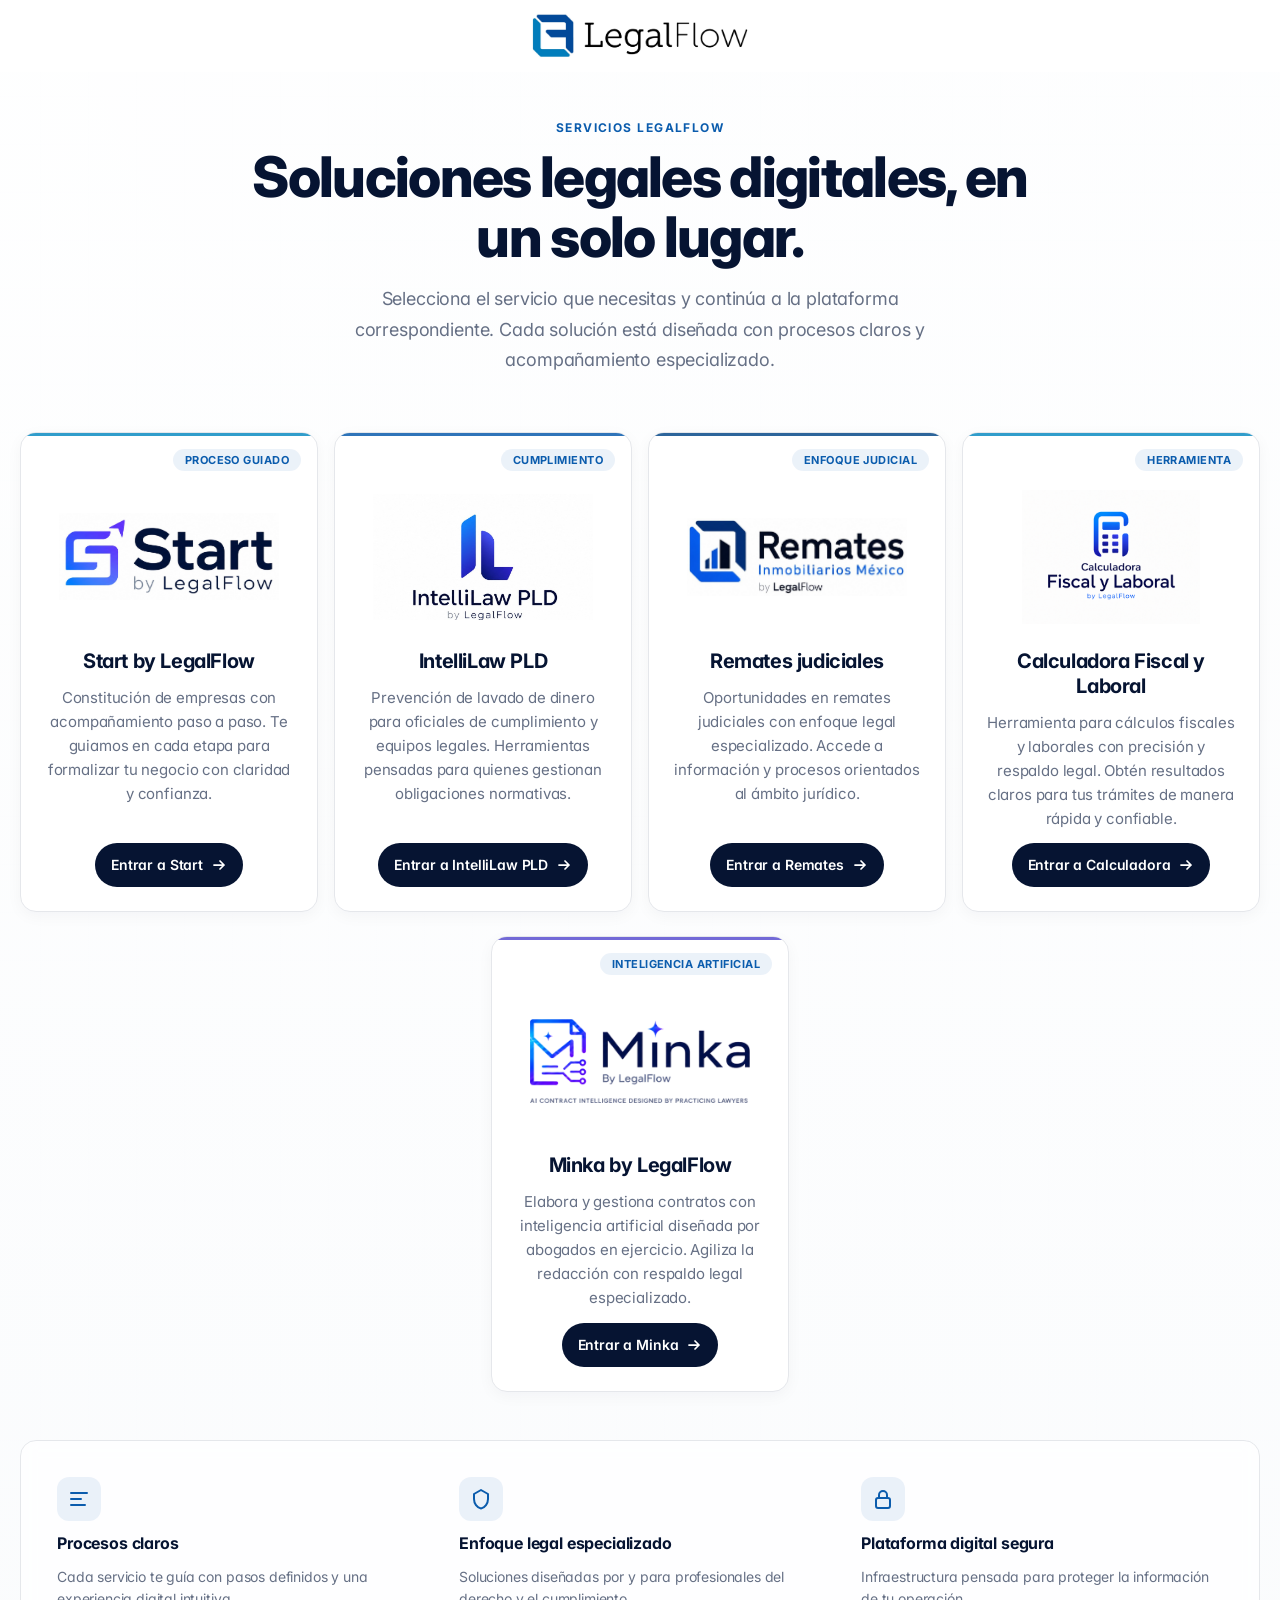
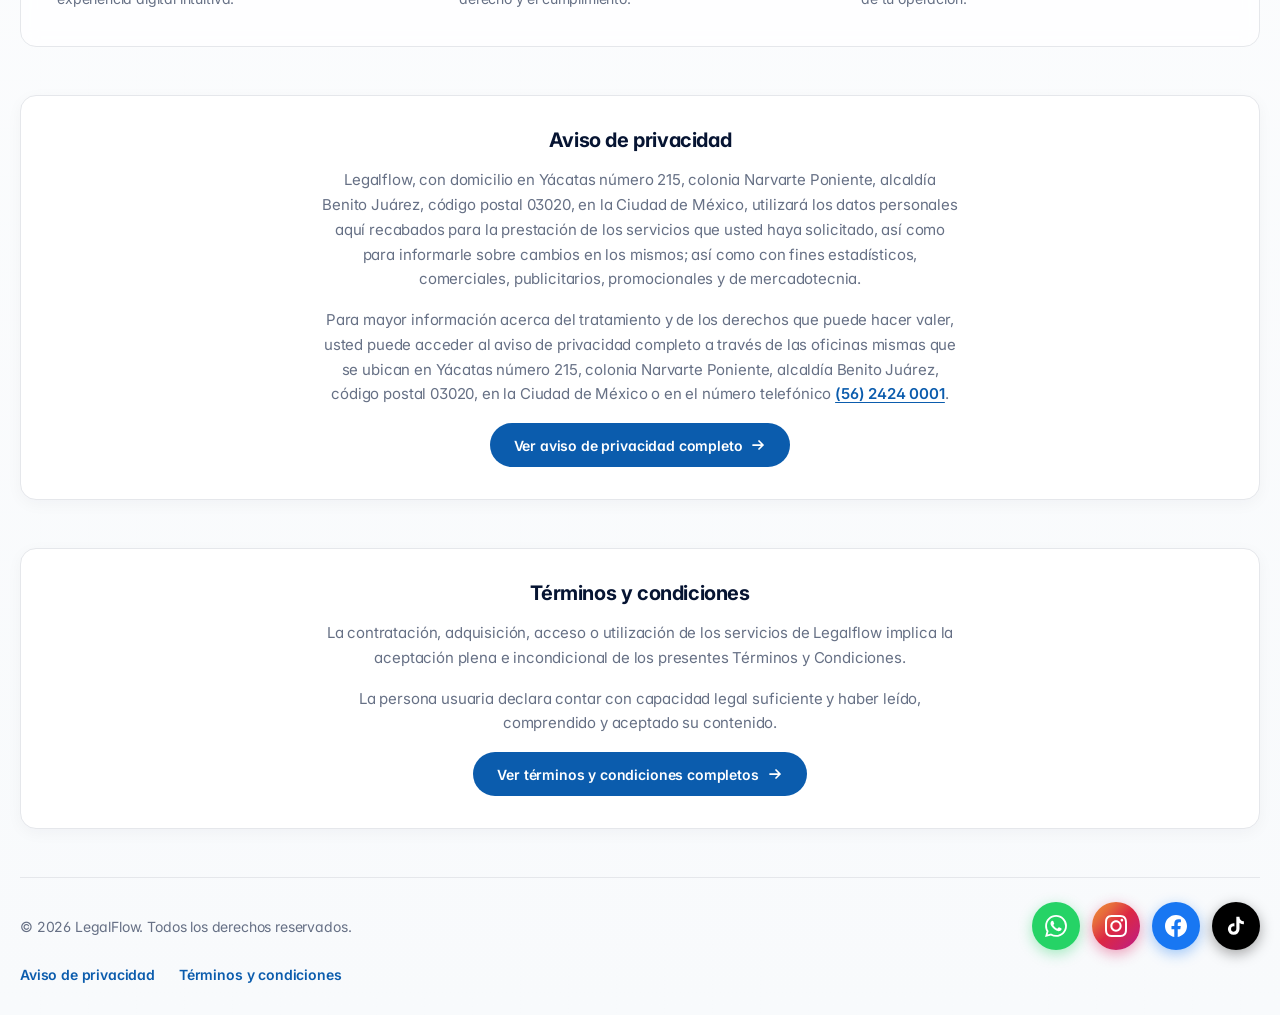
<file: index.html>
<!doctype html>
<html lang="es">
  <head>
    <meta charset="utf-8" />
    <meta name="viewport" content="width=device-width, initial-scale=1" />
    <title>LegalFlow | Servicios legales digitales</title>
    <meta
      name="description"
      content="LegalFlow reúne Start, Sistema PLD y Remates judiciales: soluciones legales digitales con procesos claros y acompañamiento especializado."
    />
    <meta name="theme-color" content="#0b5cad" />
    <meta property="og:type" content="website" />
    <meta property="og:title" content="LegalFlow | Servicios legales digitales" />
    <meta
      property="og:description"
      content="Elige entre Start, Sistema PLD y Remates judiciales para continuar al servicio de LegalFlow que necesitas."
    />
    <meta property="og:locale" content="es_MX" />
    <meta name="twitter:card" content="summary" />
    <meta name="twitter:title" content="LegalFlow | Servicios legales digitales" />
    <meta
      name="twitter:description"
      content="Elige entre Start, Sistema PLD y Remates judiciales para continuar al servicio de LegalFlow que necesitas."
    />
    <link rel="icon" href="assets/favicon.svg" type="image/svg+xml" />
    <link rel="preconnect" href="https://fonts.googleapis.com" />
    <link rel="preconnect" href="https://fonts.gstatic.com" crossorigin />
    <link
      href="https://fonts.googleapis.com/css2?family=Inter:wght@400;500;600;700;800&display=swap"
      rel="stylesheet"
    />
    <link rel="stylesheet" href="styles.css" />
  </head>
  <body>
    <a class="skip-link" href="#contenido-principal">Saltar al contenido</a>

    <header class="site-header">
      <div class="site-header__inner">
        <a class="brand-link" href="./" aria-label="LegalFlow — inicio">
          <img src="assets/legalflow-logo-clean.png" alt="LegalFlow" width="240" height="48" />
        </a>
      </div>
    </header>

    <main class="landing" id="contenido-principal">
      <section class="intro" aria-labelledby="page-title">
        <p class="eyebrow animate-in">Servicios LegalFlow</p>
        <h1 id="page-title" class="animate-in animate-in--delay-1">
          Soluciones legales digitales, en un solo lugar.
        </h1>
        <p class="intro-lead animate-in animate-in--delay-2">
          Selecciona el servicio que necesitas y continúa a la plataforma correspondiente.
          Cada solución está diseñada con procesos claros y acompañamiento especializado.
        </p>
      </section>

      <section class="services" aria-label="Servicios disponibles">
        <a
          class="service-card service-card--start"
          href="https://start.legalflow.solutions/"
          target="_blank"
          rel="noopener noreferrer"
        >
          <span class="service-badge">Proceso guiado</span>
          <div class="service-logo">
            <img src="assets/start-logo-clean.png" alt="Start by LegalFlow" width="260" height="80" />
          </div>
          <div class="service-copy">
            <h2 class="service-title">Start by LegalFlow</h2>
            <p class="service-desc">
              Constitución de empresas con acompañamiento paso a paso. Te guiamos en cada
              etapa para formalizar tu negocio con claridad y confianza.
            </p>
            <span class="service-cta">
              Entrar a Start
              <svg class="service-cta__arrow" width="16" height="16" viewBox="0 0 16 16" aria-hidden="true">
                <path d="M3 8h10M9 4l4 4-4 4" fill="none" stroke="currentColor" stroke-width="1.75" stroke-linecap="round" stroke-linejoin="round"/>
              </svg>
            </span>
          </div>
        </a>

        <a
          class="service-card service-card--pld"
          href="https://pld.legalflow.solutions/"
          target="_blank"
          rel="noopener noreferrer"
        >
          <span class="service-badge">Cumplimiento</span>
          <div class="service-logo">
            <img
              src="assets/pld-logo-clean.png"
              alt="IntelliLaw PLD by LegalFlow"
              width="260"
              height="80"
            />
          </div>
          <div class="service-copy">
            <h2 class="service-title">IntelliLaw PLD</h2>
            <p class="service-desc">
              Prevención de lavado de dinero para oficiales de cumplimiento y equipos legales.
              Herramientas pensadas para quienes gestionan obligaciones normativas.
            </p>
            <span class="service-cta">
              Entrar a IntelliLaw PLD
              <svg class="service-cta__arrow" width="16" height="16" viewBox="0 0 16 16" aria-hidden="true">
                <path d="M3 8h10M9 4l4 4-4 4" fill="none" stroke="currentColor" stroke-width="1.75" stroke-linecap="round" stroke-linejoin="round"/>
              </svg>
            </span>
          </div>
        </a>

        <a
          class="service-card service-card--rj"
          href="https://remates.legalflow.solutions/"
          target="_blank"
          rel="noopener noreferrer"
        >
          <span class="service-badge">Enfoque judicial</span>
          <div class="service-logo">
            <img
              src="assets/remates-logo-clean.png"
              alt="Remates Inmobiliarios México by LegalFlow"
              width="260"
              height="80"
            />
          </div>
          <div class="service-copy">
            <h2 class="service-title">Remates judiciales</h2>
            <p class="service-desc">
              Oportunidades en remates judiciales con enfoque legal especializado. Accede a
              información y procesos orientados al ámbito jurídico.
            </p>
            <span class="service-cta">
              Entrar a Remates
              <svg class="service-cta__arrow" width="16" height="16" viewBox="0 0 16 16" aria-hidden="true">
                <path d="M3 8h10M9 4l4 4-4 4" fill="none" stroke="currentColor" stroke-width="1.75" stroke-linecap="round" stroke-linejoin="round"/>
              </svg>
            </span>
          </div>
        </a>

        <a
          class="service-card service-card--calculadora"
          href="http://calculadora.legalflow.solutions/"
          target="_blank"
          rel="noopener noreferrer"
        >
          <span class="service-badge">Herramienta</span>
          <div class="service-logo">
            <img
              src="assets/calculadora-logo-clean.png"
              alt="Calculadora Fiscal y Laboral by LegalFlow"
              width="260"
              height="195"
            />
          </div>
          <div class="service-copy">
            <h2 class="service-title">Calculadora Fiscal y Laboral</h2>
            <p class="service-desc">
              Herramienta para cálculos fiscales y laborales con precisión y respaldo legal.
              Obtén resultados claros para tus trámites de manera rápida y confiable.
            </p>
            <span class="service-cta">
              Entrar a Calculadora
              <svg class="service-cta__arrow" width="16" height="16" viewBox="0 0 16 16" aria-hidden="true">
                <path d="M3 8h10M9 4l4 4-4 4" fill="none" stroke="currentColor" stroke-width="1.75" stroke-linecap="round" stroke-linejoin="round"/>
              </svg>
            </span>
          </div>
        </a>

        <a
          class="service-card service-card--minka"
          href="https://minka.legalflow.solutions/"
          target="_blank"
          rel="noopener noreferrer"
        >
          <span class="service-badge">Inteligencia artificial</span>
          <div class="service-logo">
            <img
              src="assets/minka-logo-clean.png"
              alt="Minka by LegalFlow"
              width="260"
              height="80"
            />
          </div>
          <div class="service-copy">
            <h2 class="service-title">Minka by LegalFlow</h2>
            <p class="service-desc">
              Elabora y gestiona contratos con inteligencia artificial diseñada por abogados en
              ejercicio. Agiliza la redacción con respaldo legal especializado.
            </p>
            <span class="service-cta">
              Entrar a Minka
              <svg class="service-cta__arrow" width="16" height="16" viewBox="0 0 16 16" aria-hidden="true">
                <path d="M3 8h10M9 4l4 4-4 4" fill="none" stroke="currentColor" stroke-width="1.75" stroke-linecap="round" stroke-linejoin="round"/>
              </svg>
            </span>
          </div>
        </a>
      </section>

      <section class="trust" aria-label="Por qué LegalFlow">
        <article class="trust-item">
          <div class="trust-icon" aria-hidden="true">
            <svg width="24" height="24" viewBox="0 0 24 24" fill="none">
              <path d="M4 6h16M4 12h10M4 18h14" stroke="currentColor" stroke-width="2" stroke-linecap="round"/>
            </svg>
          </div>
          <h3>Procesos claros</h3>
          <p>Cada servicio te guía con pasos definidos y una experiencia digital intuitiva.</p>
        </article>
        <article class="trust-item">
          <div class="trust-icon" aria-hidden="true">
            <svg width="24" height="24" viewBox="0 0 24 24" fill="none">
              <path d="M12 3l7 4v5c0 4.5-3 8.7-7 9.5C8 20.7 5 16.5 5 12V7l7-4z" stroke="currentColor" stroke-width="2" stroke-linejoin="round"/>
            </svg>
          </div>
          <h3>Enfoque legal especializado</h3>
          <p>Soluciones diseñadas por y para profesionales del derecho y el cumplimiento.</p>
        </article>
        <article class="trust-item">
          <div class="trust-icon" aria-hidden="true">
            <svg width="24" height="24" viewBox="0 0 24 24" fill="none">
              <rect x="5" y="11" width="14" height="10" rx="2" stroke="currentColor" stroke-width="2"/>
              <path d="M8 11V8a4 4 0 018 0v3" stroke="currentColor" stroke-width="2" stroke-linecap="round"/>
            </svg>
          </div>
          <h3>Plataforma digital segura</h3>
          <p>Infraestructura pensada para proteger la información de tu operación.</p>
        </article>
      </section>

      <section class="legal-teaser" id="aviso-privacidad" aria-labelledby="privacy-title">
        <h2 id="privacy-title">Aviso de privacidad</h2>
        <p>
          Legalflow, con domicilio en Yácatas número 215, colonia Narvarte Poniente, alcaldía
          Benito Juárez, código postal 03020, en la Ciudad de México, utilizará los datos personales
          aquí recabados para la prestación de los servicios que usted haya solicitado, así como para
          informarle sobre cambios en los mismos; así como con fines estadísticos, comerciales,
          publicitarios, promocionales y de mercadotecnia.
        </p>
        <p>
          Para mayor información acerca del tratamiento y de los derechos que puede hacer valer,
          usted puede acceder al aviso de privacidad completo a través de las oficinas mismas que
          se ubican en Yácatas número 215, colonia Narvarte Poniente, alcaldía Benito Juárez,
          código postal 03020, en la Ciudad de México o en el número telefónico
          <a href="tel:+525624240001">(56) 2424 0001</a>.
        </p>
        <a class="legal-teaser__btn" href="./aviso-de-privacidad/">
          Ver aviso de privacidad completo
          <svg width="16" height="16" viewBox="0 0 16 16" aria-hidden="true">
            <path d="M3 8h10M9 4l4 4-4 4" fill="none" stroke="currentColor" stroke-width="1.75" stroke-linecap="round" stroke-linejoin="round"/>
          </svg>
        </a>
      </section>

      <section class="legal-teaser" id="terminos-condiciones" aria-labelledby="terms-title">
        <h2 id="terms-title">Términos y condiciones</h2>
        <p>
          La contratación, adquisición, acceso o utilización de los servicios de Legalflow implica la
          aceptación plena e incondicional de los presentes Términos y Condiciones.
        </p>
        <p>
          La persona usuaria declara contar con capacidad legal suficiente y haber leído, comprendido
          y aceptado su contenido.
        </p>
        <a class="legal-teaser__btn" href="./terminos-y-condiciones/">
          Ver términos y condiciones completos
          <svg width="16" height="16" viewBox="0 0 16 16" aria-hidden="true">
            <path d="M3 8h10M9 4l4 4-4 4" fill="none" stroke="currentColor" stroke-width="1.75" stroke-linecap="round" stroke-linejoin="round"/>
          </svg>
        </a>
      </section>
    </main>

    <footer class="site-footer">
      <div class="site-footer__row">
        <p>&copy; <span id="year"></span> LegalFlow. Todos los derechos reservados.</p>
        <div class="site-footer__social" aria-label="Redes sociales de LegalFlow">
          <a class="social-link social-link--whatsapp" href="https://api.whatsapp.com/send/?phone=525624240001&text=Hola%2C+necesito+ayuda+con+soporte+de+Legal+Flow.&type=phone_number&app_absent=0" target="_blank" rel="noopener noreferrer" aria-label="WhatsApp de LegalFlow">
            <svg width="22" height="22" viewBox="0 0 24 24" fill="currentColor" aria-hidden="true">
              <path d="M17.472 14.382c-.297-.149-1.758-.867-2.03-.967-.273-.099-.471-.148-.67.15-.197.297-.767.966-.94 1.164-.173.199-.347.223-.644.075-.297-.15-1.255-.463-2.39-1.475-.883-.788-1.48-1.761-1.653-2.059-.173-.297-.018-.458.13-.606.134-.133.298-.347.446-.52.149-.174.198-.298.298-.497.099-.198.05-.371-.025-.52-.075-.149-.669-1.612-.916-2.207-.242-.579-.487-.5-.669-.51-.173-.008-.371-.01-.57-.01-.198 0-.52.074-.792.372-.272.297-1.04 1.016-1.04 2.479 0 1.462 1.065 2.875 1.213 3.074.149.198 2.096 3.2 5.077 4.487.709.306 1.262.489 1.694.625.712.227 1.36.195 1.871.118.571-.085 1.758-.719 2.006-1.413.248-.694.248-1.289.173-1.413-.074-.124-.272-.198-.57-.347m-5.421 7.403h-.004a9.87 9.87 0 01-5.031-1.378l-.361-.214-3.741.982.998-3.648-.235-.374a9.86 9.86 0 01-1.51-5.26c.001-5.45 4.436-9.884 9.888-9.884 2.64 0 5.122 1.03 6.988 2.898a9.825 9.825 0 012.893 6.994c-.003 5.45-4.435 9.884-9.885 9.884m8.413-18.297A11.815 11.815 0 0012.05 0C5.495 0 .16 5.335.157 11.892c0 2.096.547 4.142 1.588 5.945L.057 24l6.305-1.654a11.882 11.882 0 005.683 1.448h.005c6.554 0 11.89-5.335 11.893-11.893a11.821 11.821 0 00-3.48-8.413z"/>
            </svg>
          </a>
          <a class="social-link social-link--instagram" href="https://www.instagram.com/legalflow.solutions?igsh=MTFlcDgzMXlpYTQ5cQ==" target="_blank" rel="noopener noreferrer" aria-label="Instagram de LegalFlow">
            <svg width="22" height="22" viewBox="0 0 24 24" fill="currentColor" aria-hidden="true">
              <path d="M12 2.163c3.204 0 3.584.012 4.85.07 3.252.148 4.771 1.691 4.919 4.919.058 1.265.069 1.645.069 4.849 0 3.205-.012 3.584-.069 4.849-.149 3.225-1.664 4.771-4.919 4.919-1.266.058-1.644.07-4.85.07-3.204 0-3.584-.012-4.849-.07-3.26-.149-4.771-1.699-4.919-4.92-.058-1.265-.07-1.644-.07-4.849 0-3.204.013-3.583.07-4.849.149-3.227 1.664-4.771 4.919-4.919 1.266-.057 1.645-.069 4.849-.069zm0-2.163c-3.259 0-3.667.014-4.947.072-4.358.2-6.78 2.618-6.98 6.98-.059 1.281-.073 1.689-.073 4.948 0 3.259.014 3.668.072 4.948.2 4.358 2.618 6.78 6.98 6.98 1.281.058 1.689.072 4.948.072 3.259 0 3.668-.014 4.948-.072 4.354-.2 6.782-2.618 6.979-6.98.059-1.28.073-1.689.073-4.948 0-3.259-.014-3.667-.072-4.947-.196-4.354-2.617-6.78-6.979-6.98-1.281-.059-1.69-.073-4.949-.073zm0 5.838c-3.403 0-6.162 2.759-6.162 6.162s2.759 6.163 6.162 6.163 6.162-2.759 6.162-6.163c0-3.403-2.759-6.162-6.162-6.162zm0 10.162c-2.209 0-4-1.79-4-4 0-2.209 1.791-4 4-4s4 1.791 4 4c0 2.21-1.791 4-4 4zm6.406-11.845c-.796 0-1.441.645-1.441 1.44s.645 1.44 1.441 1.44c.795 0 1.439-.645 1.439-1.44s-.644-1.44-1.439-1.44z"/>
            </svg>
          </a>
          <a class="social-link social-link--facebook" href="https://www.facebook.com/share/18txe1KZJ6/" target="_blank" rel="noopener noreferrer" aria-label="Facebook de LegalFlow">
            <svg width="22" height="22" viewBox="0 0 24 24" fill="currentColor" aria-hidden="true">
              <path d="M24 12.073c0-6.627-5.373-12-12-12s-12 5.373-12 12c0 5.99 4.388 10.954 10.125 11.854v-8.385H7.078v-3.47h3.047V9.43c0-3.007 1.792-4.669 4.533-4.669 1.312 0 2.686.235 2.686.235v2.953H15.83c-1.491 0-1.956.925-1.956 1.874v2.25h3.328l-.532 3.47h-2.796v8.385C19.612 23.027 24 18.062 24 12.073z"/>
            </svg>
          </a>
          <a class="social-link social-link--tiktok" href="https://www.tiktok.com/@legalflow_solutions?_r=1&_t=ZS-96VHBMsQIiK" target="_blank" rel="noopener noreferrer" aria-label="TikTok de LegalFlow">
            <svg width="22" height="22" viewBox="0 0 24 24" fill="currentColor" aria-hidden="true">
              <path d="M19.59 6.69a4.83 4.83 0 01-3.77-4.25V2h-3.45v13.67a2.89 2.89 0 01-2.88 2.5 2.89 2.89 0 01-2.89-2.89 2.89 2.89 0 012.89-2.89c.28 0 .54.04.79.1V9.01a6.27 6.27 0 00-.79-.05 6.34 6.34 0 00-6.34 6.34 6.34 6.34 0 006.34 6.34 6.34 6.34 0 006.33-6.34V8.69a8.18 8.18 0 004.78 1.52V6.76a4.85 4.85 0 01-1.01-.07z"/>
            </svg>
          </a>
        </div>
      </div>
      <div class="site-footer__legal-links">
        <a class="site-footer__legal" href="./aviso-de-privacidad/">Aviso de privacidad</a>
        <a class="site-footer__legal" href="./terminos-y-condiciones/">Términos y condiciones</a>
      </div>
    </footer>

    <script>
      document.getElementById("year").textContent = new Date().getFullYear();
    </script>
  </body>
</html>
</file>
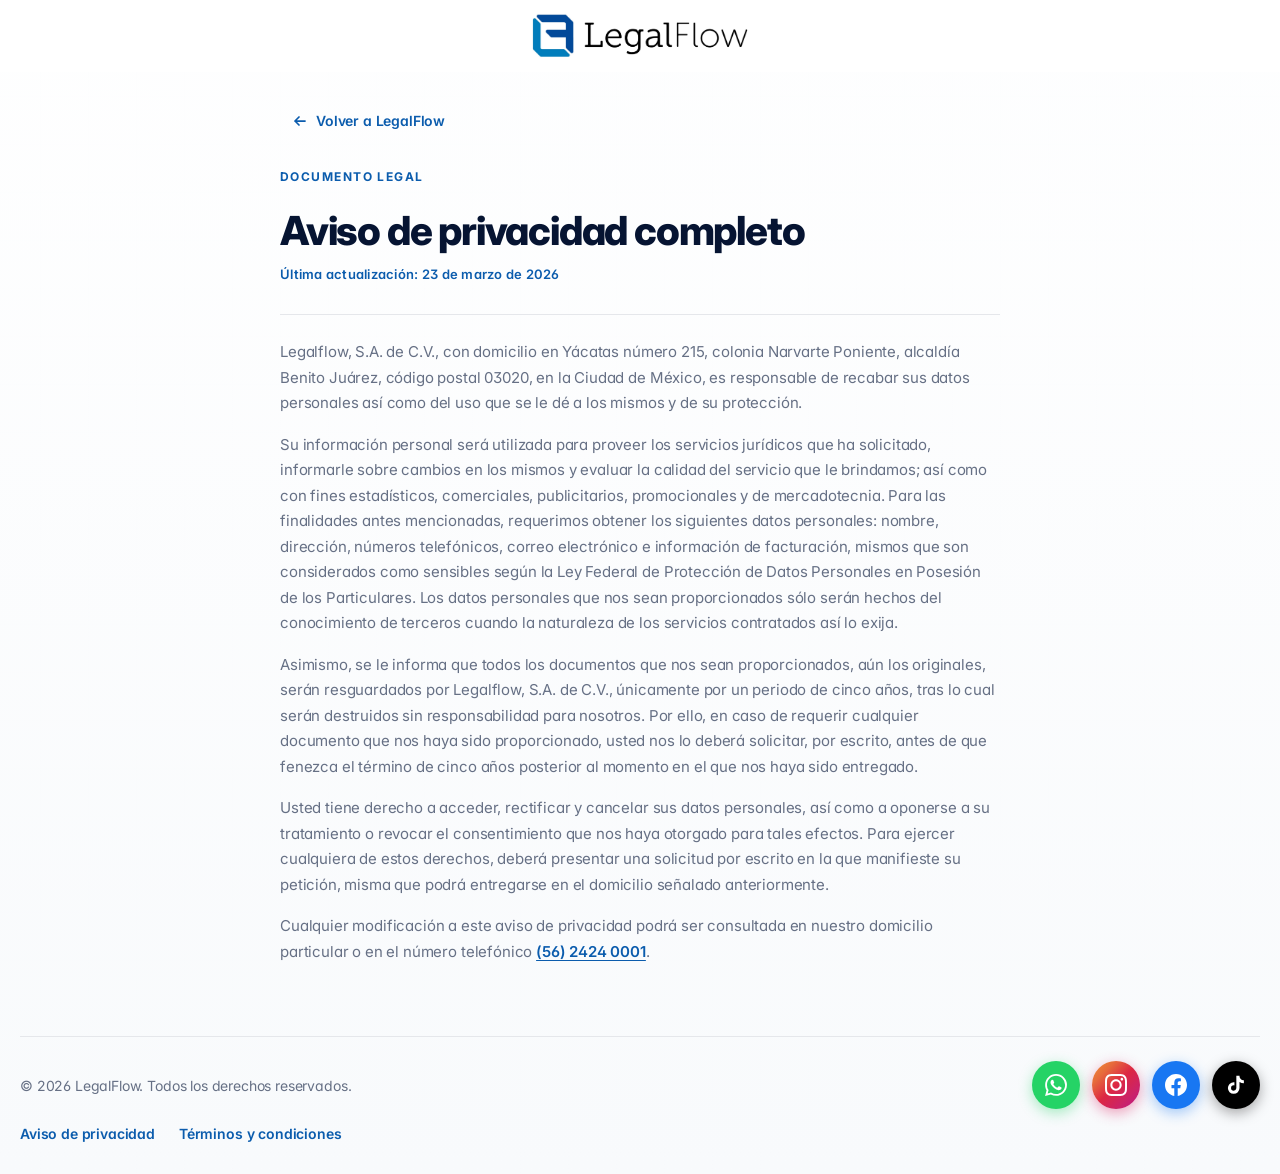
<file: aviso-de-privacidad/index.html>
<!doctype html>
<html lang="es">
  <head>
    <meta charset="utf-8" />
    <meta name="viewport" content="width=device-width, initial-scale=1" />
    <title>Aviso de privacidad | LegalFlow</title>
    <meta
      name="description"
      content="Aviso de privacidad completo de Legalflow, S.A. de C.V. conforme a la LFPDPPP. Última actualización: 23 de marzo de 2026."
    />
    <meta name="theme-color" content="#0b5cad" />
    <meta property="og:type" content="website" />
    <meta property="og:title" content="Aviso de privacidad | LegalFlow" />
    <meta
      property="og:description"
      content="Aviso de privacidad completo de Legalflow, S.A. de C.V. conforme a la LFPDPPP."
    />
    <meta property="og:locale" content="es_MX" />
    <link rel="icon" href="../assets/favicon.svg" type="image/svg+xml" />
    <link rel="preconnect" href="https://fonts.googleapis.com" />
    <link rel="preconnect" href="https://fonts.gstatic.com" crossorigin />
    <link
      href="https://fonts.googleapis.com/css2?family=Inter:wght@400;500;600;700;800&display=swap"
      rel="stylesheet"
    />
    <link rel="stylesheet" href="../styles.css" />
  </head>
  <body>
    <a class="skip-link" href="#contenido-principal">Saltar al contenido</a>

    <header class="site-header">
      <div class="site-header__inner">
        <a class="brand-link" href="../" aria-label="LegalFlow — inicio">
          <img src="../assets/legalflow-logo-clean.png" alt="LegalFlow" width="240" height="48" />
        </a>
      </div>
    </header>

    <main class="legal-page" id="contenido-principal">
      <a class="legal-back" href="../">
        <svg width="16" height="16" viewBox="0 0 16 16" aria-hidden="true">
          <path d="M13 8H3M7 4L3 8l4 4" fill="none" stroke="currentColor" stroke-width="1.75" stroke-linecap="round" stroke-linejoin="round"/>
        </svg>
        Volver a LegalFlow
      </a>

      <header class="legal-page__header">
        <p class="eyebrow">Documento legal</p>
        <h1>Aviso de privacidad completo</h1>
        <p class="legal-page__meta">
          Última actualización: 23 de marzo de 2026
        </p>
      </header>

      <article class="legal-section">
        <p>
          Legalflow, S.A. de C.V., con domicilio en Yácatas número 215, colonia Narvarte Poniente,
          alcaldía Benito Juárez, código postal 03020, en la Ciudad de México, es responsable de
          recabar sus datos personales así como del uso que se le dé a los mismos y de su protección.
        </p>
        <p>
          Su información personal será utilizada para proveer los servicios jurídicos que ha
          solicitado, informarle sobre cambios en los mismos y evaluar la calidad del servicio que
          le brindamos; así como con fines estadísticos, comerciales, publicitarios, promocionales
          y de mercadotecnia. Para las finalidades antes mencionadas, requerimos obtener los
          siguientes datos personales: nombre, dirección, números telefónicos, correo electrónico
          e información de facturación, mismos que son considerados como sensibles según la Ley
          Federal de Protección de Datos Personales en Posesión de los Particulares. Los datos
          personales que nos sean proporcionados sólo serán hechos del conocimiento de terceros
          cuando la naturaleza de los servicios contratados así lo exija.
        </p>
        <p>
          Asimismo, se le informa que todos los documentos que nos sean proporcionados, aún los
          originales, serán resguardados por Legalflow, S.A. de C.V., únicamente por un periodo de
          cinco años, tras lo cual serán destruidos sin responsabilidad para nosotros. Por ello, en
          caso de requerir cualquier documento que nos haya sido proporcionado, usted nos lo deberá
          solicitar, por escrito, antes de que fenezca el término de cinco años posterior al momento
          en el que nos haya sido entregado.
        </p>
        <p>
          Usted tiene derecho a acceder, rectificar y cancelar sus datos personales, así como a
          oponerse a su tratamiento o revocar el consentimiento que nos haya otorgado para tales
          efectos. Para ejercer cualquiera de estos derechos, deberá presentar una solicitud por
          escrito en la que manifieste su petición, misma que podrá entregarse en el domicilio
          señalado anteriormente.
        </p>
        <p>
          Cualquier modificación a este aviso de privacidad podrá ser consultada en nuestro
          domicilio particular o en el número telefónico
          <a href="tel:+525624240001">(56) 2424 0001</a>.
        </p>
      </article>
    </main>

    <footer class="site-footer">
      <div class="site-footer__row">
        <p>&copy; <span id="year"></span> LegalFlow. Todos los derechos reservados.</p>
        <div class="site-footer__social" aria-label="Redes sociales de LegalFlow">
          <a class="social-link social-link--whatsapp" href="https://api.whatsapp.com/send/?phone=525624240001&text=Hola%2C+necesito+ayuda+con+soporte+de+Legal+Flow.&type=phone_number&app_absent=0" target="_blank" rel="noopener noreferrer" aria-label="WhatsApp de LegalFlow">
            <svg width="22" height="22" viewBox="0 0 24 24" fill="currentColor" aria-hidden="true">
              <path d="M17.472 14.382c-.297-.149-1.758-.867-2.03-.967-.273-.099-.471-.148-.67.15-.197.297-.767.966-.94 1.164-.173.199-.347.223-.644.075-.297-.15-1.255-.463-2.39-1.475-.883-.788-1.48-1.761-1.653-2.059-.173-.297-.018-.458.13-.606.134-.133.298-.347.446-.52.149-.174.198-.298.298-.497.099-.198.05-.371-.025-.52-.075-.149-.669-1.612-.916-2.207-.242-.579-.487-.5-.669-.51-.173-.008-.371-.01-.57-.01-.198 0-.52.074-.792.372-.272.297-1.04 1.016-1.04 2.479 0 1.462 1.065 2.875 1.213 3.074.149.198 2.096 3.2 5.077 4.487.709.306 1.262.489 1.694.625.712.227 1.36.195 1.871.118.571-.085 1.758-.719 2.006-1.413.248-.694.248-1.289.173-1.413-.074-.124-.272-.198-.57-.347m-5.421 7.403h-.004a9.87 9.87 0 01-5.031-1.378l-.361-.214-3.741.982.998-3.648-.235-.374a9.86 9.86 0 01-1.51-5.26c.001-5.45 4.436-9.884 9.888-9.884 2.64 0 5.122 1.03 6.988 2.898a9.825 9.825 0 012.893 6.994c-.003 5.45-4.435 9.884-9.885 9.884m8.413-18.297A11.815 11.815 0 0012.05 0C5.495 0 .16 5.335.157 11.892c0 2.096.547 4.142 1.588 5.945L.057 24l6.305-1.654a11.882 11.882 0 005.683 1.448h.005c6.554 0 11.89-5.335 11.893-11.893a11.821 11.821 0 00-3.48-8.413z"/>
            </svg>
          </a>
          <a class="social-link social-link--instagram" href="https://www.instagram.com/legalflow.solutions?igsh=MTFlcDgzMXlpYTQ5cQ==" target="_blank" rel="noopener noreferrer" aria-label="Instagram de LegalFlow">
            <svg width="22" height="22" viewBox="0 0 24 24" fill="currentColor" aria-hidden="true">
              <path d="M12 2.163c3.204 0 3.584.012 4.85.07 3.252.148 4.771 1.691 4.919 4.919.058 1.265.069 1.645.069 4.849 0 3.205-.012 3.584-.069 4.849-.149 3.225-1.664 4.771-4.919 4.919-1.266.058-1.644.07-4.85.07-3.204 0-3.584-.012-4.849-.07-3.26-.149-4.771-1.699-4.919-4.92-.058-1.265-.07-1.644-.07-4.849 0-3.204.013-3.583.07-4.849.149-3.227 1.664-4.771 4.919-4.919 1.266-.057 1.645-.069 4.849-.069zm0-2.163c-3.259 0-3.667.014-4.947.072-4.358.2-6.78 2.618-6.98 6.98-.059 1.281-.073 1.689-.073 4.948 0 3.259.014 3.668.072 4.948.2 4.358 2.618 6.78 6.98 6.98 1.281.058 1.689.072 4.948.072 3.259 0 3.668-.014 4.948-.072 4.354-.2 6.782-2.618 6.979-6.98.059-1.28.073-1.689.073-4.948 0-3.259-.014-3.667-.072-4.947-.196-4.354-2.617-6.78-6.979-6.98-1.281-.059-1.69-.073-4.949-.073zm0 5.838c-3.403 0-6.162 2.759-6.162 6.162s2.759 6.163 6.162 6.163 6.162-2.759 6.162-6.163c0-3.403-2.759-6.162-6.162-6.162zm0 10.162c-2.209 0-4-1.79-4-4 0-2.209 1.791-4 4-4s4 1.791 4 4c0 2.21-1.791 4-4 4zm6.406-11.845c-.796 0-1.441.645-1.441 1.44s.645 1.44 1.441 1.44c.795 0 1.439-.645 1.439-1.44s-.644-1.44-1.439-1.44z"/>
            </svg>
          </a>
          <a class="social-link social-link--facebook" href="https://www.facebook.com/share/18txe1KZJ6/" target="_blank" rel="noopener noreferrer" aria-label="Facebook de LegalFlow">
            <svg width="22" height="22" viewBox="0 0 24 24" fill="currentColor" aria-hidden="true">
              <path d="M24 12.073c0-6.627-5.373-12-12-12s-12 5.373-12 12c0 5.99 4.388 10.954 10.125 11.854v-8.385H7.078v-3.47h3.047V9.43c0-3.007 1.792-4.669 4.533-4.669 1.312 0 2.686.235 2.686.235v2.953H15.83c-1.491 0-1.956.925-1.956 1.874v2.25h3.328l-.532 3.47h-2.796v8.385C19.612 23.027 24 18.062 24 12.073z"/>
            </svg>
          </a>
          <a class="social-link social-link--tiktok" href="https://www.tiktok.com/@legalflow_solutions?_r=1&_t=ZS-96VHBMsQIiK" target="_blank" rel="noopener noreferrer" aria-label="TikTok de LegalFlow">
            <svg width="22" height="22" viewBox="0 0 24 24" fill="currentColor" aria-hidden="true">
              <path d="M19.59 6.69a4.83 4.83 0 01-3.77-4.25V2h-3.45v13.67a2.89 2.89 0 01-2.88 2.5 2.89 2.89 0 01-2.89-2.89 2.89 2.89 0 012.89-2.89c.28 0 .54.04.79.1V9.01a6.27 6.27 0 00-.79-.05 6.34 6.34 0 00-6.34 6.34 6.34 6.34 0 006.34 6.34 6.34 6.34 0 006.33-6.34V8.69a8.18 8.18 0 004.78 1.52V6.76a4.85 4.85 0 01-1.01-.07z"/>
            </svg>
          </a>
        </div>
      </div>
      <div class="site-footer__legal-links">
        <a class="site-footer__legal" href="./" aria-current="page">Aviso de privacidad</a>
        <a class="site-footer__legal" href="../terminos-y-condiciones/">Términos y condiciones</a>
      </div>
    </footer>

    <script>
      document.getElementById("year").textContent = new Date().getFullYear();
    </script>
  </body>
</html>
</file>
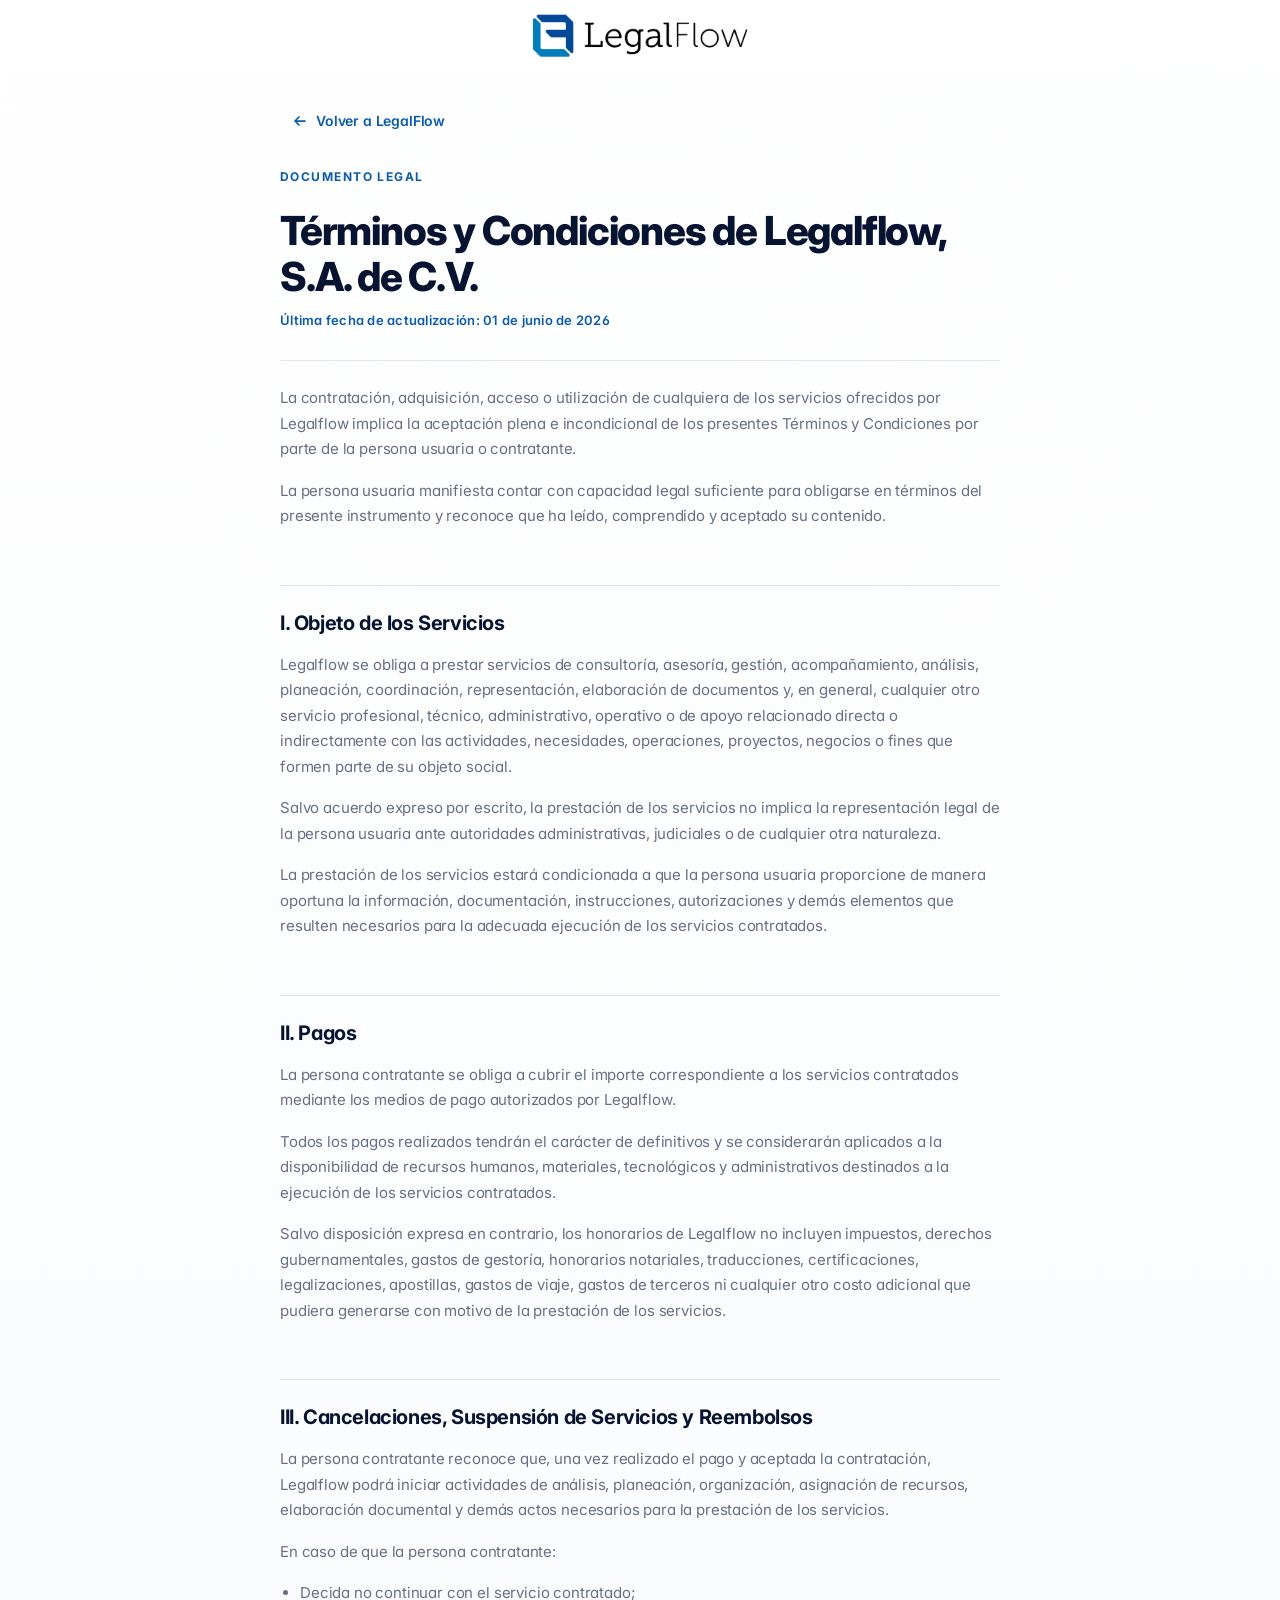
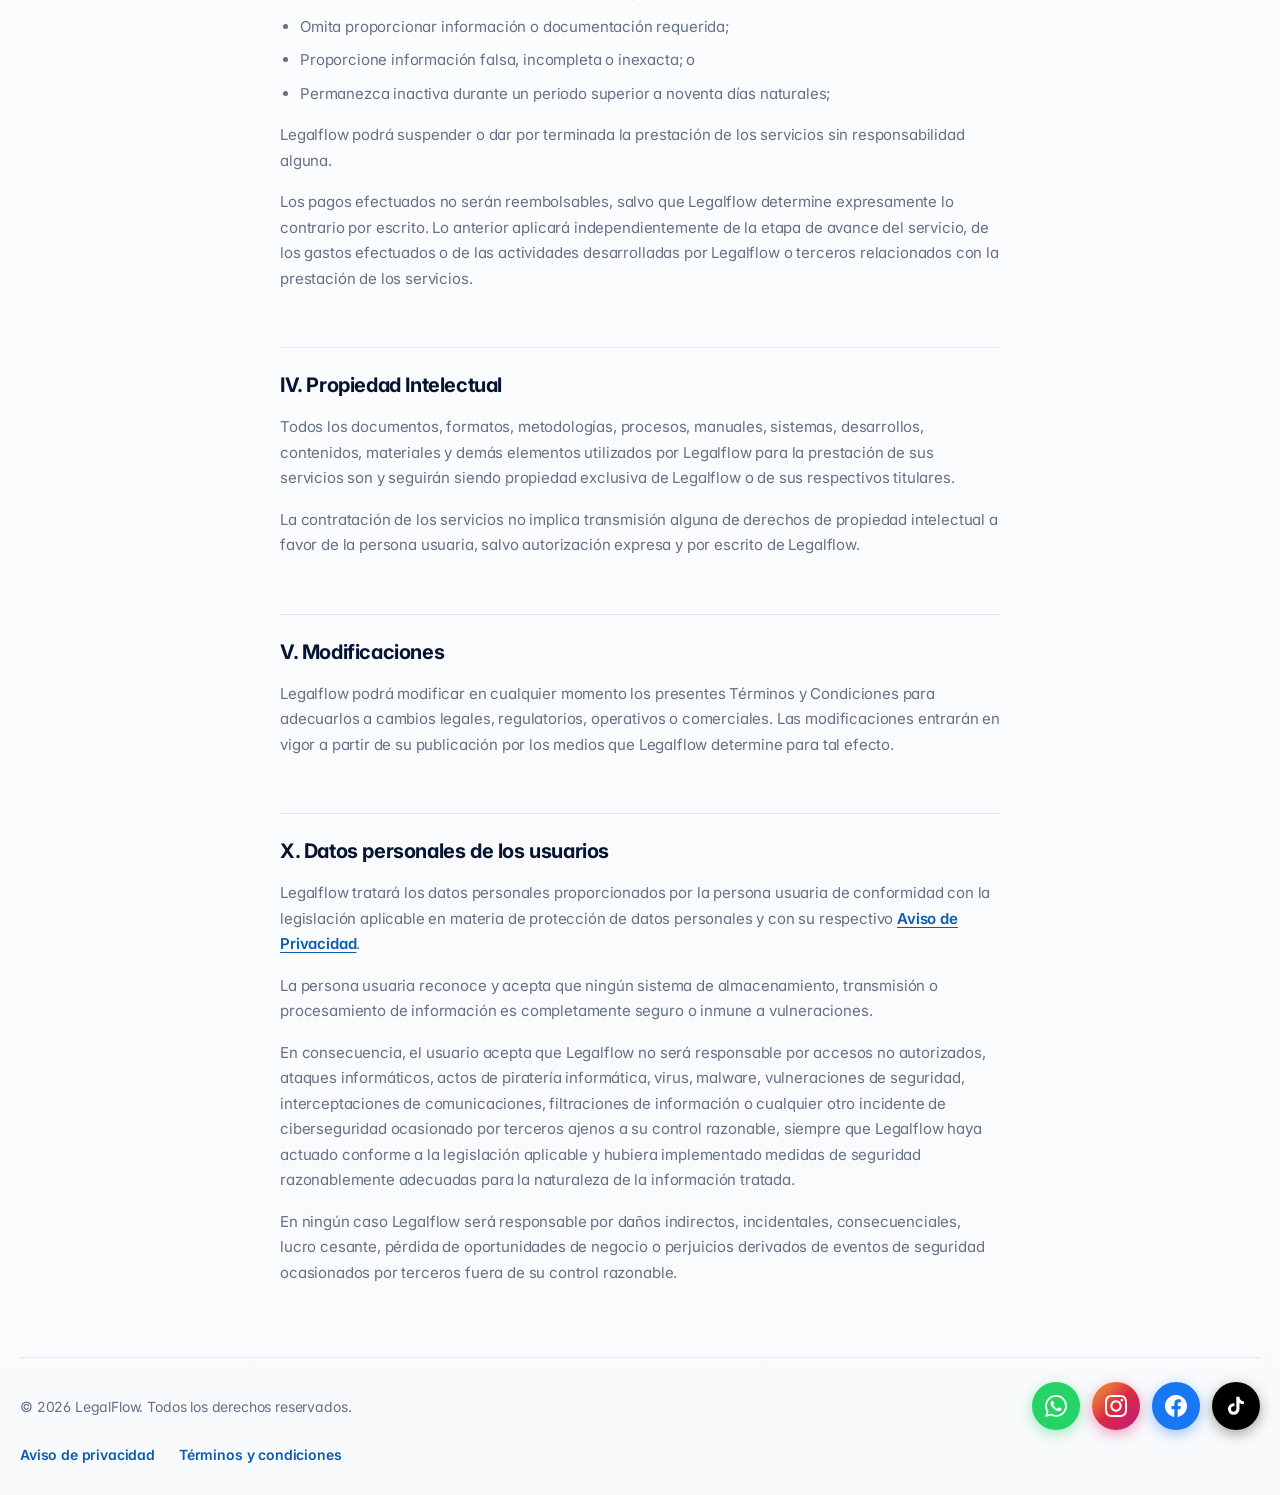
<file: terminos-y-condiciones/index.html>
<!doctype html>
<html lang="es">
  <head>
    <meta charset="utf-8" />
    <meta name="viewport" content="width=device-width, initial-scale=1" />
    <title>Términos y condiciones | LegalFlow</title>
    <meta
      name="description"
      content="Términos y Condiciones de Legalflow, S.A. de C.V. Última actualización: 01 de junio de 2026."
    />
    <meta name="theme-color" content="#0b5cad" />
    <meta property="og:type" content="website" />
    <meta property="og:title" content="Términos y condiciones | LegalFlow" />
    <meta
      property="og:description"
      content="Términos y Condiciones de Legalflow, S.A. de C.V. Última actualización: 01 de junio de 2026."
    />
    <meta property="og:locale" content="es_MX" />
    <link rel="icon" href="../assets/favicon.svg" type="image/svg+xml" />
    <link rel="preconnect" href="https://fonts.googleapis.com" />
    <link rel="preconnect" href="https://fonts.gstatic.com" crossorigin />
    <link
      href="https://fonts.googleapis.com/css2?family=Inter:wght@400;500;600;700;800&display=swap"
      rel="stylesheet"
    />
    <link rel="stylesheet" href="../styles.css" />
  </head>
  <body>
    <a class="skip-link" href="#contenido-principal">Saltar al contenido</a>

    <header class="site-header">
      <div class="site-header__inner">
        <a class="brand-link" href="../" aria-label="LegalFlow — inicio">
          <img src="../assets/legalflow-logo-clean.png" alt="LegalFlow" width="240" height="48" />
        </a>
      </div>
    </header>

    <main class="legal-page" id="contenido-principal">
      <a class="legal-back" href="../">
        <svg width="16" height="16" viewBox="0 0 16 16" aria-hidden="true">
          <path d="M13 8H3M7 4L3 8l4 4" fill="none" stroke="currentColor" stroke-width="1.75" stroke-linecap="round" stroke-linejoin="round"/>
        </svg>
        Volver a LegalFlow
      </a>

      <header class="legal-page__header">
        <p class="eyebrow">Documento legal</p>
        <h1>Términos y Condiciones de Legalflow, S.A. de C.V.</h1>
        <p class="legal-page__meta">Última fecha de actualización: 01 de junio de 2026</p>
      </header>

      <article class="legal-section">
        <p>
          La contratación, adquisición, acceso o utilización de cualquiera de los servicios ofrecidos
          por Legalflow implica la aceptación plena e incondicional de los presentes Términos y
          Condiciones por parte de la persona usuaria o contratante.
        </p>
        <p>
          La persona usuaria manifiesta contar con capacidad legal suficiente para obligarse en
          términos del presente instrumento y reconoce que ha leído, comprendido y aceptado su
          contenido.
        </p>
      </article>

      <article class="legal-section">
        <h2>I. Objeto de los Servicios</h2>
        <p>
          Legalflow se obliga a prestar servicios de consultoría, asesoría, gestión, acompañamiento,
          análisis, planeación, coordinación, representación, elaboración de documentos y, en general,
          cualquier otro servicio profesional, técnico, administrativo, operativo o de apoyo
          relacionado directa o indirectamente con las actividades, necesidades, operaciones,
          proyectos, negocios o fines que formen parte de su objeto social.
        </p>
        <p>
          Salvo acuerdo expreso por escrito, la prestación de los servicios no implica la
          representación legal de la persona usuaria ante autoridades administrativas, judiciales o
          de cualquier otra naturaleza.
        </p>
        <p>
          La prestación de los servicios estará condicionada a que la persona usuaria proporcione de
          manera oportuna la información, documentación, instrucciones, autorizaciones y demás
          elementos que resulten necesarios para la adecuada ejecución de los servicios contratados.
        </p>
      </article>

      <article class="legal-section">
        <h2>II. Pagos</h2>
        <p>
          La persona contratante se obliga a cubrir el importe correspondiente a los servicios
          contratados mediante los medios de pago autorizados por Legalflow.
        </p>
        <p>
          Todos los pagos realizados tendrán el carácter de definitivos y se considerarán aplicados
          a la disponibilidad de recursos humanos, materiales, tecnológicos y administrativos
          destinados a la ejecución de los servicios contratados.
        </p>
        <p>
          Salvo disposición expresa en contrario, los honorarios de Legalflow no incluyen impuestos,
          derechos gubernamentales, gastos de gestoría, honorarios notariales, traducciones,
          certificaciones, legalizaciones, apostillas, gastos de viaje, gastos de terceros ni
          cualquier otro costo adicional que pudiera generarse con motivo de la prestación de los
          servicios.
        </p>
      </article>

      <article class="legal-section">
        <h2>III. Cancelaciones, Suspensión de Servicios y Reembolsos</h2>
        <p>
          La persona contratante reconoce que, una vez realizado el pago y aceptada la contratación,
          Legalflow podrá iniciar actividades de análisis, planeación, organización, asignación de
          recursos, elaboración documental y demás actos necesarios para la prestación de los
          servicios.
        </p>
        <p>En caso de que la persona contratante:</p>
        <ul>
          <li>Decida no continuar con el servicio contratado;</li>
          <li>Omita proporcionar información o documentación requerida;</li>
          <li>Proporcione información falsa, incompleta o inexacta; o</li>
          <li>Permanezca inactiva durante un periodo superior a noventa días naturales;</li>
        </ul>
        <p>
          Legalflow podrá suspender o dar por terminada la prestación de los servicios sin
          responsabilidad alguna.
        </p>
        <p>
          Los pagos efectuados no serán reembolsables, salvo que Legalflow determine expresamente lo
          contrario por escrito. Lo anterior aplicará independientemente de la etapa de avance del
          servicio, de los gastos efectuados o de las actividades desarrolladas por Legalflow o
          terceros relacionados con la prestación de los servicios.
        </p>
      </article>

      <article class="legal-section">
        <h2>IV. Propiedad Intelectual</h2>
        <p>
          Todos los documentos, formatos, metodologías, procesos, manuales, sistemas, desarrollos,
          contenidos, materiales y demás elementos utilizados por Legalflow para la prestación de sus
          servicios son y seguirán siendo propiedad exclusiva de Legalflow o de sus respectivos
          titulares.
        </p>
        <p>
          La contratación de los servicios no implica transmisión alguna de derechos de propiedad
          intelectual a favor de la persona usuaria, salvo autorización expresa y por escrito de
          Legalflow.
        </p>
      </article>

      <article class="legal-section">
        <h2>V. Modificaciones</h2>
        <p>
          Legalflow podrá modificar en cualquier momento los presentes Términos y Condiciones para
          adecuarlos a cambios legales, regulatorios, operativos o comerciales. Las modificaciones
          entrarán en vigor a partir de su publicación por los medios que Legalflow determine para
          tal efecto.
        </p>
      </article>

      <article class="legal-section">
        <h2>X. Datos personales de los usuarios</h2>
        <p>
          Legalflow tratará los datos personales proporcionados por la persona usuaria de conformidad
          con la legislación aplicable en materia de protección de datos personales y con su
          respectivo <a href="../aviso-de-privacidad/">Aviso de Privacidad</a>.
        </p>
        <p>
          La persona usuaria reconoce y acepta que ningún sistema de almacenamiento, transmisión o
          procesamiento de información es completamente seguro o inmune a vulneraciones.
        </p>
        <p>
          En consecuencia, el usuario acepta que Legalflow no será responsable por accesos no
          autorizados, ataques informáticos, actos de piratería informática, virus, malware,
          vulneraciones de seguridad, interceptaciones de comunicaciones, filtraciones de información
          o cualquier otro incidente de ciberseguridad ocasionado por terceros ajenos a su control
          razonable, siempre que Legalflow haya actuado conforme a la legislación aplicable y
          hubiera implementado medidas de seguridad razonablemente adecuadas para la naturaleza de la
          información tratada.
        </p>
        <p>
          En ningún caso Legalflow será responsable por daños indirectos, incidentales,
          consecuenciales, lucro cesante, pérdida de oportunidades de negocio o perjuicios derivados
          de eventos de seguridad ocasionados por terceros fuera de su control razonable.
        </p>
      </article>
    </main>

    <footer class="site-footer">
      <div class="site-footer__row">
        <p>&copy; <span id="year"></span> LegalFlow. Todos los derechos reservados.</p>
        <div class="site-footer__social" aria-label="Redes sociales de LegalFlow">
          <a class="social-link social-link--whatsapp" href="https://api.whatsapp.com/send/?phone=525624240001&text=Hola%2C+necesito+ayuda+con+soporte+de+Legal+Flow.&type=phone_number&app_absent=0" target="_blank" rel="noopener noreferrer" aria-label="WhatsApp de LegalFlow">
            <svg width="22" height="22" viewBox="0 0 24 24" fill="currentColor" aria-hidden="true">
              <path d="M17.472 14.382c-.297-.149-1.758-.867-2.03-.967-.273-.099-.471-.148-.67.15-.197.297-.767.966-.94 1.164-.173.199-.347.223-.644.075-.297-.15-1.255-.463-2.39-1.475-.883-.788-1.48-1.761-1.653-2.059-.173-.297-.018-.458.13-.606.134-.133.298-.347.446-.52.149-.174.198-.298.298-.497.099-.198.05-.371-.025-.52-.075-.149-.669-1.612-.916-2.207-.242-.579-.487-.5-.669-.51-.173-.008-.371-.01-.57-.01-.198 0-.52.074-.792.372-.272.297-1.04 1.016-1.04 2.479 0 1.462 1.065 2.875 1.213 3.074.149.198 2.096 3.2 5.077 4.487.709.306 1.262.489 1.694.625.712.227 1.36.195 1.871.118.571-.085 1.758-.719 2.006-1.413.248-.694.248-1.289.173-1.413-.074-.124-.272-.198-.57-.347m-5.421 7.403h-.004a9.87 9.87 0 01-5.031-1.378l-.361-.214-3.741.982.998-3.648-.235-.374a9.86 9.86 0 01-1.51-5.26c.001-5.45 4.436-9.884 9.888-9.884 2.64 0 5.122 1.03 6.988 2.898a9.825 9.825 0 012.893 6.994c-.003 5.45-4.435 9.884-9.885 9.884m8.413-18.297A11.815 11.815 0 0012.05 0C5.495 0 .16 5.335.157 11.892c0 2.096.547 4.142 1.588 5.945L.057 24l6.305-1.654a11.882 11.882 0 005.683 1.448h.005c6.554 0 11.89-5.335 11.893-11.893a11.821 11.821 0 00-3.48-8.413z"/>
            </svg>
          </a>
          <a class="social-link social-link--instagram" href="https://www.instagram.com/legalflow.solutions?igsh=MTFlcDgzMXlpYTQ5cQ==" target="_blank" rel="noopener noreferrer" aria-label="Instagram de LegalFlow">
            <svg width="22" height="22" viewBox="0 0 24 24" fill="currentColor" aria-hidden="true">
              <path d="M12 2.163c3.204 0 3.584.012 4.85.07 3.252.148 4.771 1.691 4.919 4.919.058 1.265.069 1.645.069 4.849 0 3.205-.012 3.584-.069 4.849-.149 3.225-1.664 4.771-4.919 4.919-1.266.058-1.644.07-4.85.07-3.204 0-3.584-.012-4.849-.07-3.26-.149-4.771-1.699-4.919-4.92-.058-1.265-.07-1.644-.07-4.849 0-3.204.013-3.583.07-4.849.149-3.227 1.664-4.771 4.919-4.919 1.266-.057 1.645-.069 4.849-.069zm0-2.163c-3.259 0-3.667.014-4.947.072-4.358.2-6.78 2.618-6.98 6.98-.059 1.281-.073 1.689-.073 4.948 0 3.259.014 3.668.072 4.948.2 4.358 2.618 6.78 6.98 6.98 1.281.058 1.689.072 4.948.072 3.259 0 3.668-.014 4.948-.072 4.354-.2 6.782-2.618 6.979-6.98.059-1.28.073-1.689.073-4.948 0-3.259-.014-3.667-.072-4.947-.196-4.354-2.617-6.78-6.979-6.98-1.281-.059-1.69-.073-4.949-.073zm0 5.838c-3.403 0-6.162 2.759-6.162 6.162s2.759 6.163 6.162 6.163 6.162-2.759 6.162-6.163c0-3.403-2.759-6.162-6.162-6.162zm0 10.162c-2.209 0-4-1.79-4-4 0-2.209 1.791-4 4-4s4 1.791 4 4c0 2.21-1.791 4-4 4zm6.406-11.845c-.796 0-1.441.645-1.441 1.44s.645 1.44 1.441 1.44c.795 0 1.439-.645 1.439-1.44s-.644-1.44-1.439-1.44z"/>
            </svg>
          </a>
          <a class="social-link social-link--facebook" href="https://www.facebook.com/share/18txe1KZJ6/" target="_blank" rel="noopener noreferrer" aria-label="Facebook de LegalFlow">
            <svg width="22" height="22" viewBox="0 0 24 24" fill="currentColor" aria-hidden="true">
              <path d="M24 12.073c0-6.627-5.373-12-12-12s-12 5.373-12 12c0 5.99 4.388 10.954 10.125 11.854v-8.385H7.078v-3.47h3.047V9.43c0-3.007 1.792-4.669 4.533-4.669 1.312 0 2.686.235 2.686.235v2.953H15.83c-1.491 0-1.956.925-1.956 1.874v2.25h3.328l-.532 3.47h-2.796v8.385C19.612 23.027 24 18.062 24 12.073z"/>
            </svg>
          </a>
          <a class="social-link social-link--tiktok" href="https://www.tiktok.com/@legalflow_solutions?_r=1&_t=ZS-96VHBMsQIiK" target="_blank" rel="noopener noreferrer" aria-label="TikTok de LegalFlow">
            <svg width="22" height="22" viewBox="0 0 24 24" fill="currentColor" aria-hidden="true">
              <path d="M19.59 6.69a4.83 4.83 0 01-3.77-4.25V2h-3.45v13.67a2.89 2.89 0 01-2.88 2.5 2.89 2.89 0 01-2.89-2.89 2.89 2.89 0 012.89-2.89c.28 0 .54.04.79.1V9.01a6.27 6.27 0 00-.79-.05 6.34 6.34 0 00-6.34 6.34 6.34 6.34 0 006.34 6.34 6.34 6.34 0 006.33-6.34V8.69a8.18 8.18 0 004.78 1.52V6.76a4.85 4.85 0 01-1.01-.07z"/>
            </svg>
          </a>
        </div>
      </div>
      <div class="site-footer__legal-links">
        <a class="site-footer__legal" href="../aviso-de-privacidad/">Aviso de privacidad</a>
        <a class="site-footer__legal" href="./" aria-current="page">Términos y condiciones</a>
      </div>
    </footer>

    <script>
      document.getElementById("year").textContent = new Date().getFullYear();
    </script>
  </body>
</html>
</file>
<file: styles.css>
:root {
  --ink: #061432;
  --muted: #667085;
  --line: #e5e7eb;
  --soft: #f8fafc;
  --white: #ffffff;
  --blue: #0b5cad;
  --cyan: #0e8cc2;
  --accent-start: #0e8cc2;
  --accent-pld: #0b5cad;
  --accent-rj: #094a8a;
  --accent-calculadora: #0e8cc2;
  --accent-minka: #5a4fcf;

  --space-1: 4px;
  --space-2: 8px;
  --space-3: 12px;
  --space-4: 16px;
  --space-5: 24px;
  --space-6: 32px;
  --space-7: 48px;
  --space-8: 64px;

  --radius-sm: 8px;
  --radius-md: 12px;
  --radius-lg: 16px;
  --radius-pill: 999px;

  --shadow-sm: 0 4px 16px rgba(6, 20, 50, 0.04);
  --shadow-md: 0 10px 30px rgba(6, 20, 50, 0.06);
  --shadow-hover: 0 18px 55px rgba(6, 20, 50, 0.1);
  --shadow: var(--shadow-hover);

  --header-height: 72px;

  --social-whatsapp: #25d366;
  --social-facebook: #1877f2;
  --social-instagram: #e1306c;
  --social-tiktok: #000000;
  --social-icon-size: 48px;
}

*,
*::before,
*::after {
  box-sizing: border-box;
}

html {
  min-height: 100%;
  scroll-behavior: smooth;
}

body {
  min-height: 100%;
  margin: 0;
  color: var(--ink);
  font-family: Inter, ui-sans-serif, system-ui, -apple-system, BlinkMacSystemFont, "Segoe UI", sans-serif;
  font-feature-settings: "cv11", "ss01";
  letter-spacing: -0.01em;
  background-color: var(--soft);
  background-image:
    linear-gradient(180deg, rgba(255, 255, 255, 0.92) 0%, rgba(248, 250, 252, 0.98) 100%),
    radial-gradient(ellipse 80% 50% at 50% -10%, rgba(11, 92, 173, 0.08), transparent 70%),
    radial-gradient(ellipse 60% 40% at 100% 0%, rgba(14, 140, 194, 0.06), transparent 60%),
    linear-gradient(rgba(11, 92, 173, 0.03) 1px, transparent 1px),
    linear-gradient(90deg, rgba(11, 92, 173, 0.03) 1px, transparent 1px);
  background-size: auto, auto, auto, 48px 48px, 48px 48px;
  background-position: center top;
}

img {
  display: block;
  max-width: 100%;
  height: auto;
}

a {
  color: inherit;
  text-decoration: none;
}

h1,
h2,
h3,
p {
  margin-top: 0;
}

.skip-link {
  position: absolute;
  top: -100%;
  left: var(--space-4);
  z-index: 100;
  padding: var(--space-3) var(--space-4);
  border-radius: var(--radius-sm);
  background: var(--blue);
  color: var(--white);
  font-weight: 600;
  font-size: 0.875rem;
}

.skip-link:focus {
  top: var(--space-4);
}

/* Header */

.site-header {
  position: sticky;
  top: 0;
  z-index: 50;
  height: var(--header-height);
  border-bottom: 1px solid transparent;
  background: rgba(255, 255, 255, 0.82);
  backdrop-filter: blur(12px);
  -webkit-backdrop-filter: blur(12px);
  transition: border-color 200ms ease, box-shadow 200ms ease;
}

.site-header__inner {
  display: flex;
  align-items: center;
  justify-content: center;
  width: min(1480px, calc(100% - 40px));
  height: 100%;
  margin: 0 auto;
}

.brand-link {
  display: inline-flex;
  border-radius: var(--radius-sm);
  transition: opacity 180ms ease;
}

.brand-link:hover {
  opacity: 0.85;
}

.brand-link:focus-visible {
  outline: 2px solid var(--blue);
  outline-offset: 4px;
}

.brand-link img {
  width: min(220px, 52vw);
  height: auto;
}

/* Main layout */

.landing {
  display: grid;
  gap: var(--space-7);
  width: min(1480px, calc(100% - 40px));
  margin: 0 auto;
  padding: var(--space-6) 0 var(--space-7);
}

/* Hero */

.intro {
  display: grid;
  justify-items: center;
  text-align: center;
  padding: var(--space-4) 0 var(--space-2);
}

.eyebrow {
  margin: 0 0 var(--space-3);
  color: var(--blue);
  font-size: 0.75rem;
  font-weight: 700;
  letter-spacing: 0.12em;
  text-transform: uppercase;
}

h1 {
  max-width: 780px;
  margin-bottom: var(--space-4);
  font-size: clamp(2rem, 4.5vw, 3.5rem);
  line-height: 1.08;
  font-weight: 800;
  letter-spacing: -0.03em;
}

.intro-lead {
  max-width: 620px;
  margin-bottom: 0;
  color: var(--muted);
  font-size: clamp(1rem, 2vw, 1.125rem);
  line-height: 1.7;
  font-weight: 400;
}

/* Animations */

@keyframes fadeUp {
  from {
    opacity: 0;
    transform: translateY(16px);
  }
  to {
    opacity: 1;
    transform: translateY(0);
  }
}

.animate-in {
  animation: fadeUp 600ms ease both;
}

.animate-in--delay-1 {
  animation-delay: 80ms;
}

.animate-in--delay-2 {
  animation-delay: 160ms;
}

@media (prefers-reduced-motion: reduce) {
  html {
    scroll-behavior: auto;
  }

  .animate-in,
  .animate-in--delay-1,
  .animate-in--delay-2 {
    animation: none;
  }

  .service-card,
  .service-cta,
  .service-cta__arrow,
  .site-header {
    transition: none;
  }
}

/* Service cards */

.services {
  display: grid;
  grid-template-columns: repeat(4, minmax(0, 1fr));
  gap: var(--space-4);
  row-gap: var(--space-5);
}

.service-card {
  position: relative;
  display: grid;
  grid-template-rows: auto 1fr;
  gap: var(--space-5);
  min-height: 456px;
  padding: var(--space-5);
  border: 1px solid var(--line);
  border-radius: var(--radius-lg);
  background: var(--white);
  box-shadow: var(--shadow-sm);
  overflow: hidden;
  --logo-width: min(100%, 220px);
  --logo-max-height: 112px;
  transition:
    transform 220ms ease,
    border-color 220ms ease,
    box-shadow 220ms ease;
}

.service-card::before {
  content: "";
  position: absolute;
  top: 0;
  left: 0;
  right: 0;
  height: 3px;
  background: var(--card-accent, var(--blue));
  opacity: 0.85;
}

.service-card--start {
  --card-accent: var(--accent-start);
}

.service-card--pld {
  --card-accent: var(--accent-pld);
}

.service-card--rj {
  --card-accent: var(--accent-rj);
}

.service-card--calculadora {
  --card-accent: var(--accent-calculadora);
}

.service-card--minka {
  --card-accent: var(--accent-minka);
  grid-column: 1 / -1;
  justify-self: center;
  width: min(100%, calc((100% - 3 * var(--space-4)) / 4));
}

.service-card--minka .service-logo img {
  width: var(--logo-width);
  max-height: var(--logo-max-height);
}

.service-card--pld,
.service-card--calculadora {
  --logo-max-height: 128px;
}

.service-card--calculadora {
  --logo-max-height: 134px;
}

.service-card--pld .service-logo img,
.service-card--calculadora .service-logo img {
  width: auto;
  max-width: min(100%, 220px);
  height: auto;
  max-height: var(--logo-max-height);
}

.service-card:hover {
  transform: translateY(-4px);
  border-color: rgba(11, 92, 173, 0.28);
  box-shadow: var(--shadow-hover);
}

.service-card:focus-visible {
  outline: 2px solid var(--blue);
  outline-offset: 3px;
}

.service-card:hover .service-cta {
  background: var(--blue);
  box-shadow: 0 4px 14px rgba(11, 92, 173, 0.28);
}

.service-card:hover .service-cta__arrow {
  transform: translateX(3px);
}

.service-badge {
  position: absolute;
  top: var(--space-4);
  right: var(--space-4);
  max-width: calc(100% - var(--space-5));
  padding: var(--space-1) var(--space-3);
  border-radius: var(--radius-pill);
  background: rgba(11, 92, 173, 0.08);
  color: var(--blue);
  font-size: 0.6875rem;
  font-weight: 700;
  letter-spacing: 0.04em;
  text-transform: uppercase;
  white-space: nowrap;
}

.service-logo {
  display: flex;
  align-items: center;
  justify-content: center;
  box-sizing: border-box;
  height: 168px;
  padding-top: var(--space-6);
  overflow: hidden;
  flex-shrink: 0;
}

.service-logo img {
  width: var(--logo-width);
  height: auto;
  max-height: var(--logo-max-height);
  object-fit: contain;
  object-position: center;
}

.service-icon {
  display: grid;
  place-items: center;
  width: 72px;
  height: 72px;
  border: 1px solid rgba(11, 92, 173, 0.14);
  border-radius: var(--radius-md);
  color: var(--blue);
  background: linear-gradient(145deg, var(--soft) 0%, rgba(255, 255, 255, 0.9) 100%);
}

.service-copy {
  display: flex;
  flex-direction: column;
  align-items: center;
  gap: var(--space-3);
  height: 100%;
  text-align: center;
}

.service-title {
  margin: 0;
  font-size: 1.25rem;
  font-weight: 700;
  line-height: 1.25;
  letter-spacing: -0.02em;
}

.service-desc {
  margin: 0;
  min-height: 4.8em;
  color: var(--muted);
  font-size: 0.9375rem;
  line-height: 1.6;
}

.service-cta {
  display: inline-flex;
  align-items: center;
  gap: var(--space-2);
  align-self: center;
  margin-top: auto;
  min-height: 44px;
  padding: var(--space-3) var(--space-4);
  border-radius: var(--radius-pill);
  background: var(--ink);
  color: var(--white);
  font-size: 0.875rem;
  font-weight: 600;
  transition:
    background 200ms ease,
    box-shadow 200ms ease,
    transform 200ms ease;
}

.service-cta__arrow {
  flex-shrink: 0;
  transition: transform 200ms ease;
}

/* Trust strip */

.trust {
  display: grid;
  grid-template-columns: repeat(3, minmax(0, 1fr));
  gap: var(--space-4);
  padding: var(--space-5);
  border: 1px solid var(--line);
  border-radius: var(--radius-lg);
  background: rgba(255, 255, 255, 0.7);
  backdrop-filter: blur(8px);
}

.trust-item {
  display: grid;
  gap: var(--space-3);
  padding: var(--space-3);
}

.trust-icon {
  display: grid;
  place-items: center;
  width: 44px;
  height: 44px;
  border-radius: var(--radius-md);
  color: var(--blue);
  background: rgba(11, 92, 173, 0.08);
}

.trust-item h3 {
  margin: 0;
  font-size: 1rem;
  font-weight: 700;
  line-height: 1.3;
}

.trust-item p {
  margin: 0;
  color: var(--muted);
  font-size: 0.875rem;
  line-height: 1.6;
}

/* Legal teaser */

.legal-teaser {
  display: grid;
  gap: var(--space-4);
  justify-items: center;
  padding: var(--space-6);
  border: 1px solid var(--line);
  border-radius: var(--radius-lg);
  background: var(--white);
  box-shadow: var(--shadow-sm);
  text-align: center;
}

.legal-teaser h2 {
  margin: 0;
  font-size: 1.25rem;
  font-weight: 700;
  letter-spacing: -0.02em;
}

.legal-teaser p {
  max-width: 640px;
  margin: 0;
  color: var(--muted);
  font-size: 0.9375rem;
  line-height: 1.65;
}

.legal-teaser a:not(.legal-teaser__btn) {
  color: var(--blue);
  font-weight: 600;
  text-decoration: underline;
  text-underline-offset: 3px;
}

.legal-teaser__btn {
  display: inline-flex;
  align-items: center;
  gap: var(--space-2);
  min-height: 44px;
  padding: var(--space-3) var(--space-5);
  border-radius: var(--radius-pill);
  background: var(--blue);
  color: var(--white);
  font-size: 0.875rem;
  font-weight: 600;
  transition:
    background 200ms ease,
    box-shadow 200ms ease,
    transform 200ms ease;
}

.legal-teaser__btn:hover {
  background: var(--ink);
  box-shadow: 0 4px 14px rgba(11, 92, 173, 0.28);
  transform: translateY(-1px);
}

.legal-teaser__btn:focus-visible {
  outline: 2px solid var(--blue);
  outline-offset: 3px;
}

/* Legal page */

.legal-page {
  display: grid;
  gap: var(--space-6);
  width: min(1120px, calc(100% - 40px));
  max-width: 72ch;
  margin: 0 auto;
  padding: var(--space-6) 0 var(--space-7);
}

.legal-back {
  display: inline-flex;
  align-items: center;
  gap: var(--space-2);
  width: fit-content;
  padding: var(--space-2) var(--space-3);
  border-radius: var(--radius-sm);
  color: var(--blue);
  font-size: 0.875rem;
  font-weight: 600;
  transition: background 180ms ease, color 180ms ease;
}

.legal-back:hover {
  background: rgba(11, 92, 173, 0.08);
  color: var(--ink);
}

.legal-back:focus-visible {
  outline: 2px solid var(--blue);
  outline-offset: 3px;
}

.legal-page__header {
  display: grid;
  gap: var(--space-3);
}

.legal-page__header h1 {
  margin: 0;
  font-size: clamp(1.75rem, 4vw, 2.5rem);
  line-height: 1.15;
}

.legal-page__meta {
  margin: 0;
  color: var(--blue);
  font-size: 0.8125rem;
  font-weight: 600;
  letter-spacing: 0.02em;
}

.legal-page__intro {
  margin: 0;
  color: var(--muted);
  font-size: 1rem;
  line-height: 1.7;
}

.legal-toc {
  padding: var(--space-5);
  border: 1px solid var(--line);
  border-radius: var(--radius-md);
  background: rgba(255, 255, 255, 0.8);
}

.legal-toc h2 {
  margin: 0 0 var(--space-3);
  font-size: 0.875rem;
  font-weight: 700;
  text-transform: uppercase;
  letter-spacing: 0.06em;
  color: var(--muted);
}

.legal-toc ol {
  margin: 0;
  padding-left: 1.25rem;
  display: grid;
  gap: var(--space-2);
}

.legal-toc a {
  color: var(--blue);
  font-size: 0.9375rem;
  font-weight: 500;
  line-height: 1.5;
  text-decoration: underline;
  text-underline-offset: 3px;
  transition: color 180ms ease;
}

.legal-toc a:hover {
  color: var(--ink);
}

.legal-section {
  padding: var(--space-5) 0;
  border-top: 1px solid var(--line);
}

.legal-section h2 {
  margin: 0 0 var(--space-4);
  font-size: 1.25rem;
  font-weight: 700;
  line-height: 1.3;
  letter-spacing: -0.02em;
}

.legal-section h3 {
  margin: var(--space-5) 0 var(--space-3);
  font-size: 1rem;
  font-weight: 700;
  line-height: 1.35;
}

.legal-section p,
.legal-section li {
  color: var(--muted);
  font-size: 0.9375rem;
  line-height: 1.7;
}

.legal-section p {
  margin: 0 0 var(--space-4);
}

.legal-section p:last-child {
  margin-bottom: 0;
}

.legal-section ul,
.legal-section ol {
  margin: 0 0 var(--space-4);
  padding-left: 1.25rem;
}

.legal-section li {
  margin-bottom: var(--space-2);
}

.legal-section a {
  color: var(--blue);
  font-weight: 600;
  text-decoration: underline;
  text-underline-offset: 3px;
}

.legal-disclaimer {
  padding: var(--space-5);
  border: 1px solid rgba(11, 92, 173, 0.18);
  border-radius: var(--radius-md);
  background: rgba(11, 92, 173, 0.04);
}

.legal-disclaimer p {
  margin: 0;
  color: var(--muted);
  font-size: 0.8125rem;
  line-height: 1.6;
}

/* Footer */

.site-footer {
  display: grid;
  gap: var(--space-4);
  width: min(1480px, calc(100% - 40px));
  margin: 0 auto;
  padding: var(--space-5) 0 var(--space-6);
  border-top: 1px solid var(--line);
  color: var(--muted);
  font-size: 0.875rem;
}

.site-footer__row {
  display: flex;
  flex-wrap: wrap;
  align-items: center;
  justify-content: space-between;
  gap: var(--space-4);
}

.site-footer p {
  margin: 0;
}

.site-footer__legal-links {
  display: flex;
  flex-wrap: wrap;
  align-items: center;
  gap: var(--space-3) var(--space-5);
}

.site-footer__legal {
  color: var(--blue);
  font-weight: 600;
  width: fit-content;
  transition: color 180ms ease;
}

.site-footer__legal:hover {
  color: var(--ink);
  text-decoration: underline;
  text-underline-offset: 3px;
}

.site-footer__legal:focus-visible,
.site-footer a:focus-visible {
  outline: 2px solid var(--blue);
  outline-offset: 3px;
  border-radius: var(--radius-sm);
}

.site-footer__social {
  display: flex;
  flex-wrap: wrap;
  align-items: center;
  justify-content: flex-end;
  gap: var(--space-3);
}

.social-link {
  --social-bg: var(--blue);
  --social-shadow: rgba(11, 92, 173, 0.35);
  --social-focus: var(--blue);

  display: grid;
  place-items: center;
  width: var(--social-icon-size);
  height: var(--social-icon-size);
  border: none;
  border-radius: 50%;
  color: var(--white);
  background: var(--social-bg);
  box-shadow: 0 4px 14px var(--social-shadow);
  transition:
    transform 220ms ease,
    box-shadow 220ms ease,
    filter 220ms ease;
}

.social-link:hover {
  transform: translateY(-3px) scale(1.06);
  box-shadow: 0 10px 28px var(--social-shadow);
  filter: brightness(1.05);
}

.social-link:focus-visible {
  outline: 2px solid var(--social-focus);
  outline-offset: 3px;
}

.social-link--whatsapp {
  --social-bg: var(--social-whatsapp);
  --social-shadow: rgba(37, 211, 102, 0.4);
  --social-focus: var(--social-whatsapp);
}

.social-link--instagram {
  --social-bg: linear-gradient(
    135deg,
    #f09433 0%,
    #e6683c 25%,
    #dc2743 50%,
    #cc2366 75%,
    #bc1888 100%
  );
  --social-shadow: rgba(225, 48, 108, 0.45);
  --social-focus: var(--social-instagram);
}

.social-link--facebook {
  --social-bg: var(--social-facebook);
  --social-shadow: rgba(24, 119, 242, 0.4);
  --social-focus: var(--social-facebook);
}

.social-link--tiktok {
  --social-bg: var(--social-tiktok);
  --social-shadow: rgba(0, 0, 0, 0.35);
  --social-focus: var(--social-tiktok);
}

.social-link--tiktok:hover {
  box-shadow:
    0 0 0 1px #25f4ee,
    0 10px 28px rgba(254, 44, 85, 0.25);
}

/* Responsive */

@media (max-width: 1200px) {
  .landing,
  .site-header__inner,
  .site-footer {
    width: min(1120px, calc(100% - 40px));
  }

  .services {
    grid-template-columns: repeat(2, minmax(0, 1fr));
  }

  .service-card--minka {
    width: min(100%, calc((100% - var(--space-4)) / 2));
  }
}

@media (max-width: 820px) {
  .landing {
    gap: var(--space-6);
    width: min(100% - 28px, 1120px);
    padding-top: var(--space-5);
  }

  .site-header__inner,
  .site-footer {
    width: min(100% - 28px, 1120px);
  }

  .services {
    grid-template-columns: 1fr;
  }

  .service-card--minka {
    grid-column: auto;
    justify-self: stretch;
    width: auto;
  }

  .service-card {
    grid-template-columns: auto 1fr;
    grid-template-rows: auto;
    gap: var(--space-4) var(--space-5);
    min-height: 0;
    padding: var(--space-5);
  }

  .service-card::before {
    top: 0;
    left: 0;
    bottom: 0;
    right: auto;
    width: 3px;
    height: auto;
  }

  .service-badge {
    grid-column: 1 / -1;
    position: static;
    justify-self: start;
    order: -1;
  }

  .service-logo,
  .service-icon {
    grid-row: 2;
    grid-column: 1;
    align-self: center;
  }

  .service-copy {
    grid-row: 2;
    grid-column: 2;
    margin-top: 0;
    height: auto;
    text-align: center;
    align-items: center;
  }

  .service-logo {
    height: auto;
    min-height: 0;
    max-height: 120px;
    padding-top: 0;
    overflow: hidden;
    width: 132px;
  }

  .service-card {
    --logo-width: min(100%, 140px);
    --logo-max-height: 72px;
  }

  .service-card--pld,
  .service-card--calculadora {
    --logo-max-height: 100px;
  }

  .service-card--calculadora {
    --logo-max-height: 104px;
  }

  .service-card--pld .service-logo,
  .service-card--calculadora .service-logo {
    width: 148px;
  }

  .service-logo img {
    width: var(--logo-width);
    max-height: var(--logo-max-height);
  }

  .service-icon {
    width: 64px;
    height: 64px;
  }

  .service-icon svg {
    width: 30px;
    height: 30px;
  }

  .trust {
    grid-template-columns: 1fr;
    padding: var(--space-4);
  }

  .legal-teaser {
    padding: var(--space-5);
  }

  .legal-page {
    width: min(100% - 28px, 1120px);
  }
}

@media (max-width: 460px) {
  .landing,
  .site-header__inner,
  .site-footer,
  .legal-page {
    width: min(100% - 24px, 1120px);
  }

  .brand-link img {
    width: min(180px, 58vw);
  }

  h1 {
    font-size: 1.875rem;
  }

  .service-card {
    grid-template-columns: 1fr;
  }

  .service-logo,
  .service-icon,
  .service-copy {
    grid-row: auto;
    grid-column: 1;
  }

  .service-logo {
    height: 168px;
    min-height: 168px;
    padding-top: var(--space-4);
    overflow: hidden;
    width: auto;
  }

  .service-card {
    --logo-width: min(100%, 200px);
    --logo-max-height: 100px;
  }

  .service-card--pld,
  .service-card--calculadora {
    --logo-max-height: 118px;
  }

  .service-card--calculadora {
    --logo-max-height: 122px;
  }

  .service-logo img {
    width: var(--logo-width);
    max-height: var(--logo-max-height);
  }

  .service-cta {
    width: 100%;
    justify-content: center;
  }

  .site-footer {
    align-items: center;
    text-align: center;
  }

  .site-footer__row {
    flex-direction: column;
    align-items: center;
  }

  .site-footer__social {
    justify-content: center;
  }
}
</file>
